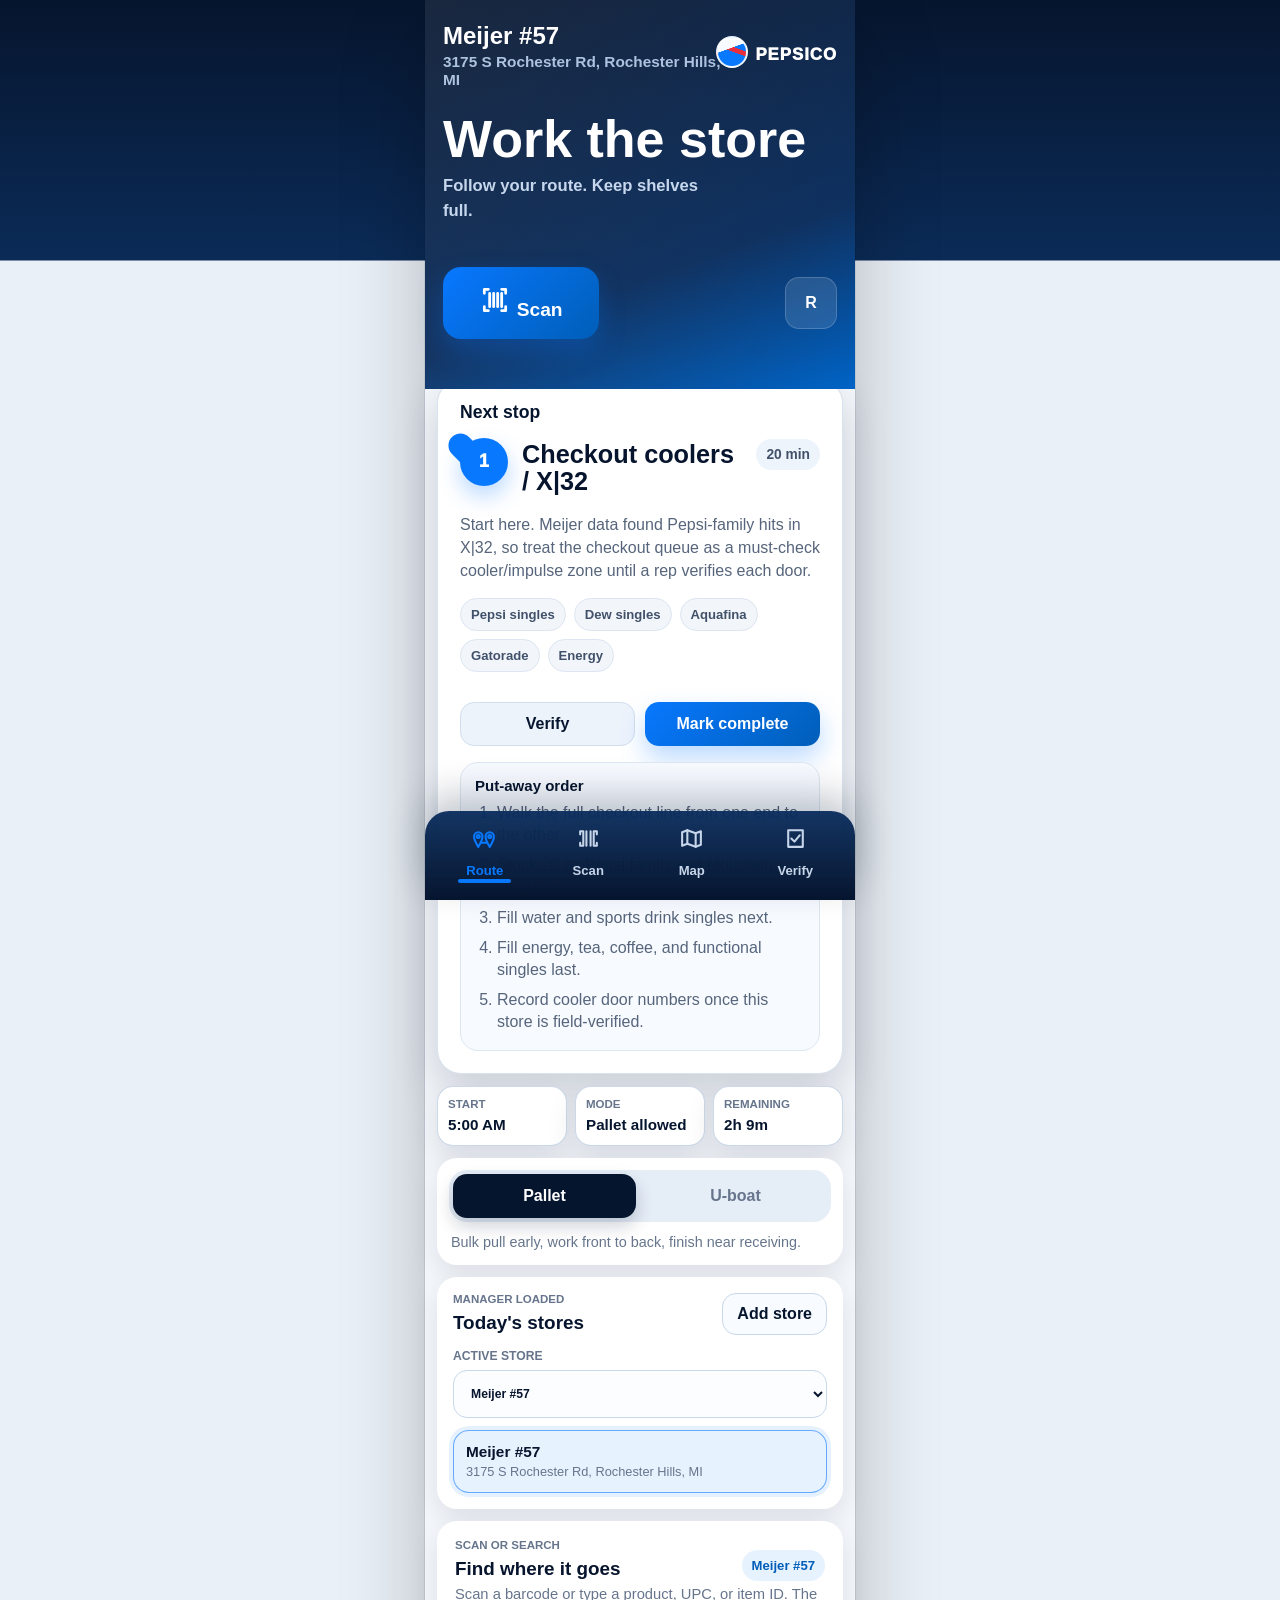
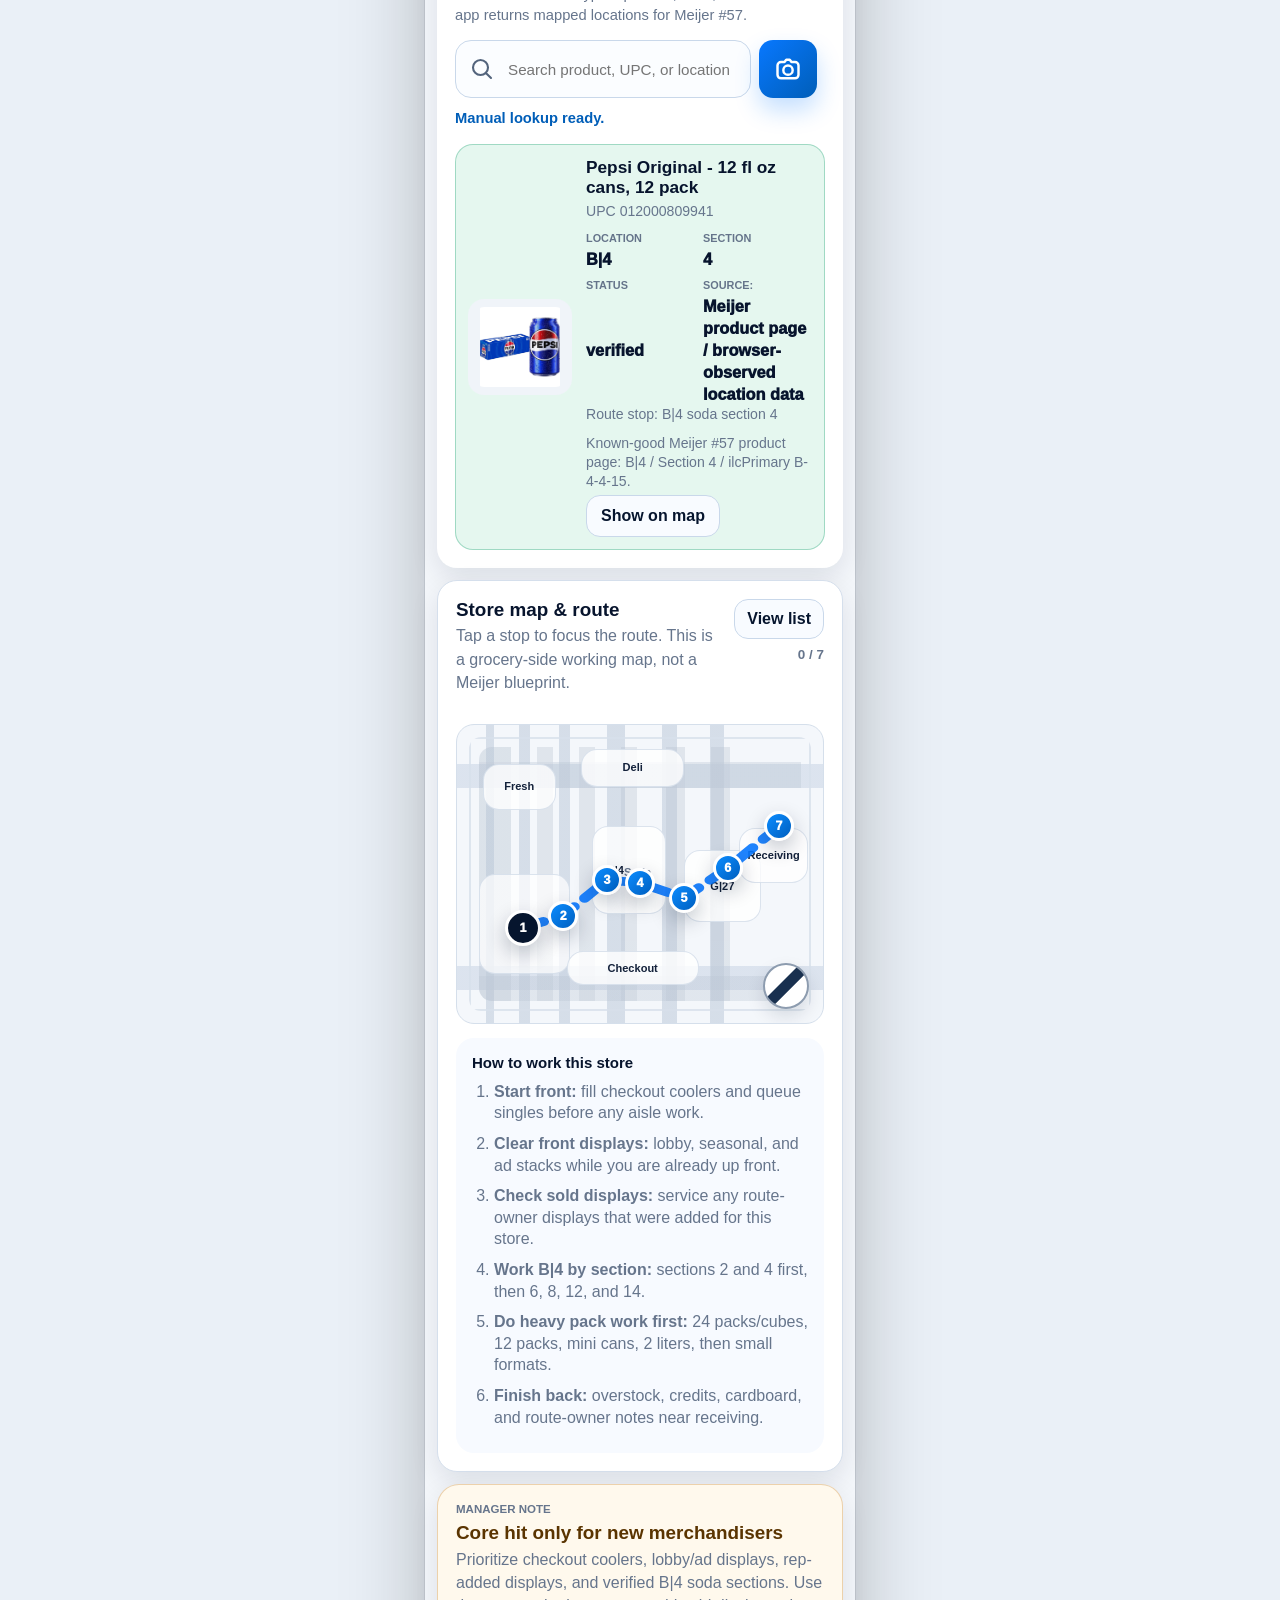
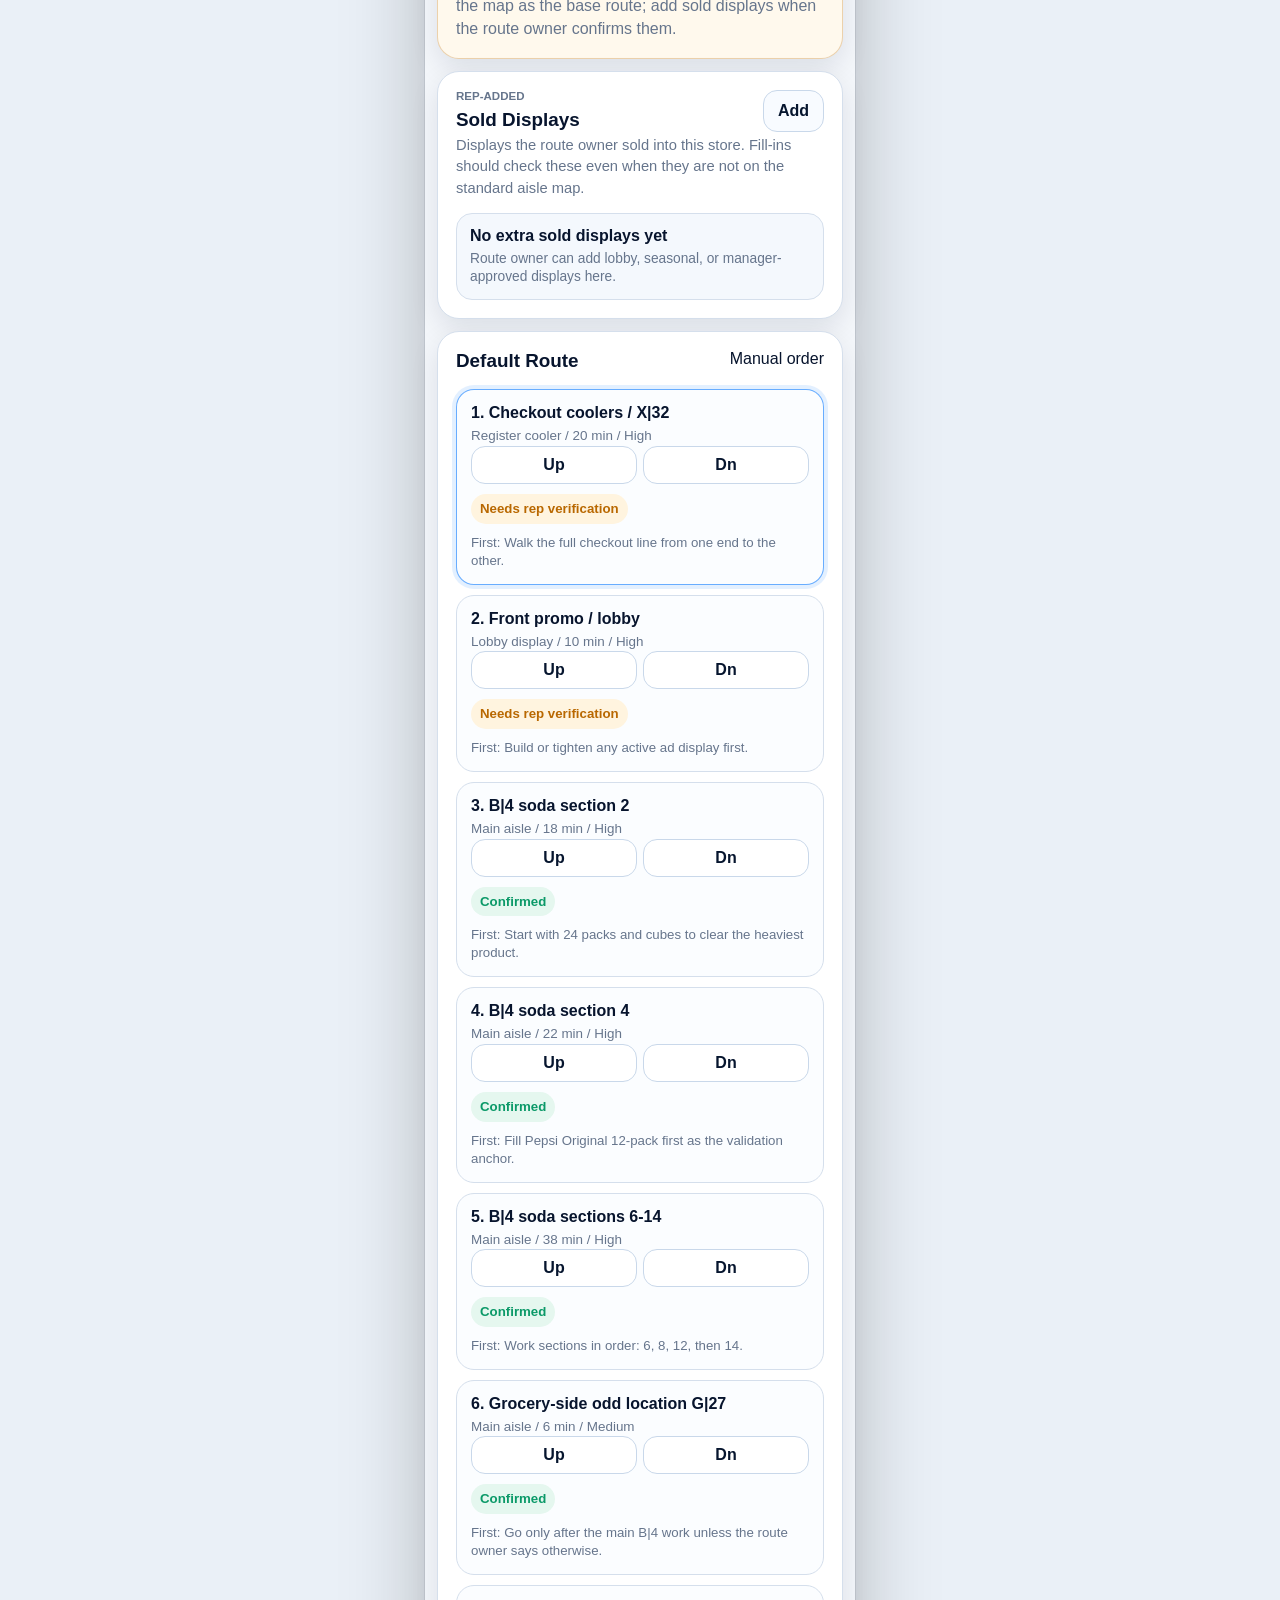
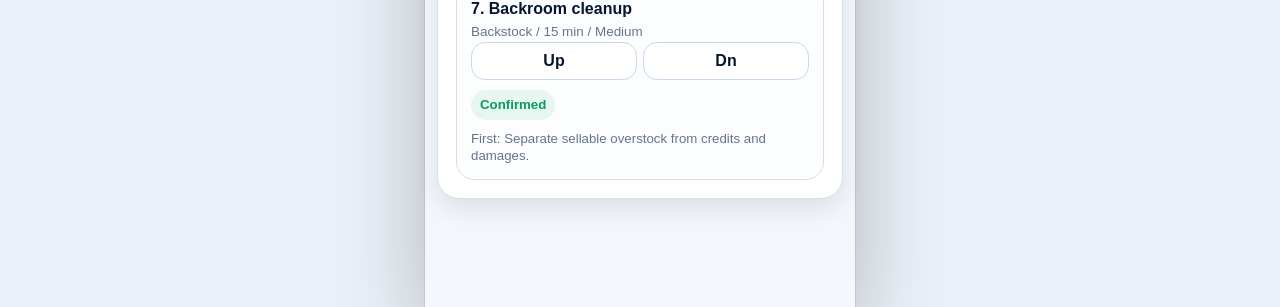
<file: index.html>
<!doctype html>
<html lang="en">
  <head>
    <meta charset="utf-8">
    <meta name="viewport" content="width=device-width, initial-scale=1">
    <title>PepsiCo Route Pilot</title>
    <link rel="stylesheet" href="styles.css?v=route-stores1">
  </head>
  <body>
    <div class="app-shell">
      <header class="topbar">
        <div class="brand-block">
          <strong class="store-brand" id="storeBrandLabel">Meijer #57</strong>
          <span id="storeAddressLabel">3175 S Rochester Rd, Rochester Hills</span>
          <h1>Work the store</h1>
          <p>Follow your route. Keep shelves full.</p>
        </div>
        <div class="pepsi-mark" aria-label="PepsiCo">PEPSICO</div>
        <div class="top-actions">
          <button class="primary-button header-scan-button" id="jumpScanButton" type="button" aria-label="Scan barcode">
            <span class="button-icon" aria-hidden="true">
              <svg viewBox="0 0 24 24"><path d="M4 7V4h3M17 4h3v3M20 17v3h-3M7 20H4v-3M8 7v10M11 7v10M14 7v10M17 7v10"/></svg>
            </span>
            Scan
          </button>
          <button class="icon-button" id="resetButton" aria-label="Reset route" title="Reset route">
            <span aria-hidden="true">R</span>
          </button>
        </div>
      </header>

      <main>
        <section class="status-strip" aria-label="Route status">
          <div>
            <span class="label">Start</span>
            <strong>5:00 AM</strong>
          </div>
          <div>
            <span class="label">Mode</span>
            <strong id="routeMode">Pallet allowed</strong>
          </div>
          <div>
            <span class="label">Remaining</span>
            <strong id="remainingTime">2h 05m</strong>
          </div>
        </section>

        <section class="mode-panel" aria-label="Route mode">
          <div class="segmented" role="group" aria-label="Route mode">
            <button class="segment active" data-mode="pallet">Pallet</button>
            <button class="segment" data-mode="uboat">U-boat</button>
          </div>
          <p id="modeNote">Bulk pull early, work front to back, finish near receiving.</p>
        </section>

        <section class="store-switcher" aria-label="Today's stores">
          <div class="section-head">
            <div>
              <p class="eyebrow">Manager loaded</p>
              <h2>Today's stores</h2>
            </div>
            <button class="secondary-button compact-button" id="addStoreButton" type="button">Add store</button>
          </div>
          <label>
            Active store
            <select id="storeSelect"></select>
          </label>
          <div id="routeStoreList" class="store-list"></div>
        </section>

        <section class="manager-note" aria-label="Manager note">
          <div>
            <p class="eyebrow">Manager note</p>
            <h2>Core hit only for new merchandisers</h2>
          </div>
          <p>Prioritize checkout coolers, lobby/ad displays, rep-added displays, and verified B|4 soda sections. Use the map as the base route; add sold displays when the route owner confirms them.</p>
        </section>

        <section class="sold-displays" aria-label="Sold displays">
          <div class="section-head">
            <div>
              <p class="eyebrow">Rep-added</p>
              <h2>Sold Displays</h2>
            </div>
            <button class="secondary-button compact-button" id="addDisplayButton">Add</button>
          </div>
          <p>Displays the route owner sold into this store. Fill-ins should check these even when they are not on the standard aisle map.</p>
          <div id="soldDisplayList" class="display-list"></div>
        </section>

        <section class="scanner-panel" id="scannerPanel" aria-label="Find product location">
          <div class="section-head">
            <div>
              <p class="eyebrow">Scan or search</p>
              <h2>Find where it goes</h2>
            </div>
            <span id="selectedStoreLabel">Meijer #57</span>
          </div>
          <p id="scannerHelpText">Scan a barcode or type a product, UPC, or item ID. The app returns mapped locations for the selected store.</p>
          <div class="scan-row">
            <span class="search-icon" aria-hidden="true">
              <svg viewBox="0 0 24 24"><path d="m21 21-4.35-4.35M10.5 18a7.5 7.5 0 1 1 0-15 7.5 7.5 0 0 1 0 15Z"/></svg>
            </span>
            <input id="locationLookupInput" inputmode="search" autocomplete="off" placeholder="Search product, UPC, or location">
            <button class="secondary-button compact-button camera-icon-button" id="cameraScanButton" type="button" aria-label="Open camera scanner">
              <svg viewBox="0 0 24 24" aria-hidden="true"><path d="M9 6 10.5 4h3L15 6h3a3 3 0 0 1 3 3v8a3 3 0 0 1-3 3H6a3 3 0 0 1-3-3V9a3 3 0 0 1 3-3h3Z"/><circle cx="12" cy="13" r="4"/></svg>
            </button>
            <button class="secondary-button compact-button" id="stopCameraButton" type="button" hidden>Stop</button>
          </div>
          <video id="cameraVideo" class="camera-video" playsinline muted hidden></video>
          <p class="scanner-status" id="scannerStatus">Manual lookup ready.</p>
          <div class="location-result mapped featured-product" id="locationResult">
            <img src="assets/products/pepsi-12pk.jpg" alt="Pepsi Original 12 pack">
            <div>
              <strong>Pepsi Original 12pk</strong>
              <span class="result-upc">UPC 012000809941</span>
              <div class="result-facts">
                <span><b>Location</b>B|4</span>
                <span><b>Section</b>4</span>
                <span><b>Status</b>Verified</span>
                <span><b>Source</b>Meijer</span>
              </div>
            </div>
          </div>
        </section>

        <section class="map-panel" aria-label="Store route map">
          <div class="map-head">
            <div>
              <h2>Store map & route</h2>
              <p>Tap a stop to focus the route. This is a grocery-side working map, not a Meijer blueprint.</p>
            </div>
            <div class="map-actions">
              <a class="secondary-button shelf-link" href="shelf-map.html">View list</a>
              <span id="completeCount">0 / 6</span>
            </div>
          </div>

          <div class="store-map" id="storeMap">
            <div class="map-grid-lines" aria-hidden="true"></div>
            <div class="zone front">Front</div>
            <div class="zone deli-zone">Deli</div>
            <div class="zone produce-zone">Fresh</div>
            <div class="aisle aisle-b4">B|4<br><span>Soda</span></div>
            <div class="aisle aisle-x32">Checkout</div>
            <div class="aisle aisle-g27">G|27</div>
            <div class="zone receiving">Receiving</div>
            <svg class="route-line" viewBox="0 0 100 100" preserveAspectRatio="none" aria-hidden="true">
              <polyline id="routePath" points=""></polyline>
            </svg>
          </div>
          <div class="map-guide">
            <h3>How to work this store</h3>
            <ol>
              <li><strong>Start front:</strong> fill checkout coolers and queue singles before any aisle work.</li>
              <li><strong>Clear front displays:</strong> lobby, seasonal, and ad stacks while you are already up front.</li>
              <li><strong>Check sold displays:</strong> service any route-owner displays that were added for this store.</li>
              <li><strong>Work B|4 by section:</strong> sections 2 and 4 first, then 6, 8, 12, and 14.</li>
              <li><strong>Do heavy pack work first:</strong> 24 packs/cubes, 12 packs, mini cans, 2 liters, then small formats.</li>
              <li><strong>Finish back:</strong> overstock, credits, cardboard, and route-owner notes near receiving.</li>
            </ol>
          </div>
        </section>

        <section class="current-stop" aria-live="polite">
          <div class="stop-title-row">
            <div>
              <p class="eyebrow" id="stopMeta">Stop 1 of 6</p>
              <h2 id="stopName">Front register coolers</h2>
            </div>
            <span class="time-pill" id="stopTime">20 min</span>
          </div>
          <p id="stopDescription">Highest-profit singles first. Check all register doors before moving deeper into the store.</p>
          <div class="chips" id="productChips"></div>
          <div class="sequence-panel">
            <h3>Put-away order</h3>
            <ol id="sequenceList"></ol>
          </div>
          <div class="action-row">
            <button class="secondary-button" id="verifyButton">Verify</button>
            <button class="primary-button" id="completeButton">Mark complete</button>
          </div>
        </section>

        <section class="route-list" aria-label="Route order">
          <div class="section-head">
            <h2>Default Route</h2>
            <span>Manual order</span>
          </div>
          <ol id="routeList"></ol>
        </section>
      </main>

      <nav class="bottom-nav" aria-label="Primary">
        <button class="nav-item active" data-view="route">
          <svg viewBox="0 0 24 24" aria-hidden="true"><path d="M6 20c2.5-4 4-7 4-10a4 4 0 1 0-8 0c0 3 1.5 6 4 10Z"/><circle cx="6" cy="10" r="1.4"/><path d="M17 20c2.5-4 4-7 4-10a4 4 0 1 0-8 0c0 3 1.5 6 4 10Z"/><circle cx="17" cy="10" r="1.4"/><path d="M9 16h5"/></svg>
          Route
        </button>
        <button class="nav-item" data-view="scan">
          <svg viewBox="0 0 24 24" aria-hidden="true"><path d="M7 5v14M10 5v14M14 5v14M17 5v14M4 8V5h3M17 5h3v3M20 16v3h-3M7 19H4v-3"/></svg>
          Scan
        </button>
        <button class="nav-item" data-view="map">
          <svg viewBox="0 0 24 24" aria-hidden="true"><path d="m3 6 5-2 8 3 5-2v13l-5 2-8-3-5 2V6Z"/><path d="M8 4v13M16 7v13"/></svg>
          Map
        </button>
        <button class="nav-item" data-view="verify">
          <svg viewBox="0 0 24 24" aria-hidden="true"><path d="M5 4h14v16H5Z"/><path d="m8 12 3 3 5-6"/></svg>
          Verify
        </button>
      </nav>
    </div>

    <dialog id="verifyDialog">
      <form method="dialog" class="verify-form">
        <div class="dialog-head">
          <div>
            <p class="eyebrow">Store verification</p>
            <h2 id="verifyTitle">Front register coolers</h2>
          </div>
          <button class="icon-button" value="cancel" aria-label="Close" title="Close">X</button>
        </div>

        <label>
          Location type
          <select id="locationType">
            <option>Register cooler</option>
            <option>Cold vault</option>
            <option>Main aisle</option>
            <option>Endcap</option>
            <option>Lobby display</option>
            <option>Seasonal display</option>
            <option>Backstock</option>
            <option>Other</option>
          </select>
        </label>

        <div class="field-grid">
          <label>
            Aisle
            <input id="aisleInput" placeholder="Front">
          </label>
          <label>
            Section
            <select id="sectionInput">
              <option>Front</option>
              <option>Middle</option>
              <option>Back</option>
              <option>Left</option>
              <option>Right</option>
            </select>
          </label>
        </div>

        <label>
          Priority
          <select id="priorityInput">
            <option>High</option>
            <option>Medium</option>
            <option>Low</option>
          </select>
        </label>

        <label>
          Notes
          <textarea id="notesInput" rows="3" placeholder="Cooler door number, display name, manager instruction"></textarea>
        </label>

        <menu>
          <button class="secondary-button" value="cancel">Cancel</button>
          <button class="primary-button" id="saveVerifyButton" value="default">Save verification</button>
        </menu>
      </form>
    </dialog>

    <dialog id="displayDialog">
      <form method="dialog" class="verify-form">
        <div class="dialog-head">
          <div>
            <p class="eyebrow">Rep-added display</p>
            <h2>Add sold display</h2>
          </div>
          <button class="icon-button" value="cancel" aria-label="Close" title="Close">X</button>
        </div>

        <label>
          Display name
          <input id="displayNameInput" placeholder="Lobby mini-can stack">
        </label>

        <div class="field-grid">
          <label>
            Department
            <input id="displayDepartmentInput" placeholder="Lobby">
          </label>
          <label>
            Placement
            <input id="displayPlacementInput" placeholder="Near front entrance">
          </label>
        </div>

        <label>
          Product group
          <input id="displayProductInput" placeholder="7.5 oz mini cans">
        </label>

        <label>
          Priority
          <select id="displayPriorityInput">
            <option>High</option>
            <option>Medium</option>
            <option>Low</option>
          </select>
        </label>

        <label>
          Notes
          <textarea id="displayNotesInput" rows="3" placeholder="Manager approved, ad week, how to find it"></textarea>
        </label>

        <menu>
          <button class="secondary-button" value="cancel">Cancel</button>
          <button class="primary-button" id="saveDisplayButton" value="default">Save display</button>
        </menu>
      </form>
    </dialog>

    <dialog id="storeDialog">
      <form method="dialog" class="verify-form">
        <div class="dialog-head">
          <div>
            <p class="eyebrow">Manager route</p>
            <h2>Add store</h2>
          </div>
          <button class="icon-button" value="cancel" aria-label="Close" title="Close">X</button>
        </div>

        <label>
          Store name
          <input id="storeNameInput" placeholder="Kroger Grand Blanc">
        </label>

        <label>
          Address
          <input id="storeAddressInput" placeholder="Store address or city">
        </label>

        <div class="field-grid">
          <label>
            Banner
            <input id="storeBannerInput" placeholder="Kroger">
          </label>
          <label>
            Route owner
            <input id="storeRouteOwnerInput" placeholder="Sales rep name">
          </label>
        </div>

        <label>
          Notes
          <textarea id="storeNotesInput" rows="3" placeholder="Core hit only, no truck today, revisit at end of day"></textarea>
        </label>

        <menu>
          <button class="secondary-button" value="cancel">Cancel</button>
          <button class="primary-button" id="saveStoreButton" value="default">Save store</button>
        </menu>
      </form>
    </dialog>

    <script src="product-catalog.js"></script>
    <script src="store-location-data.js"></script>
    <script src="app.js"></script>
  </body>
</html>
</file>
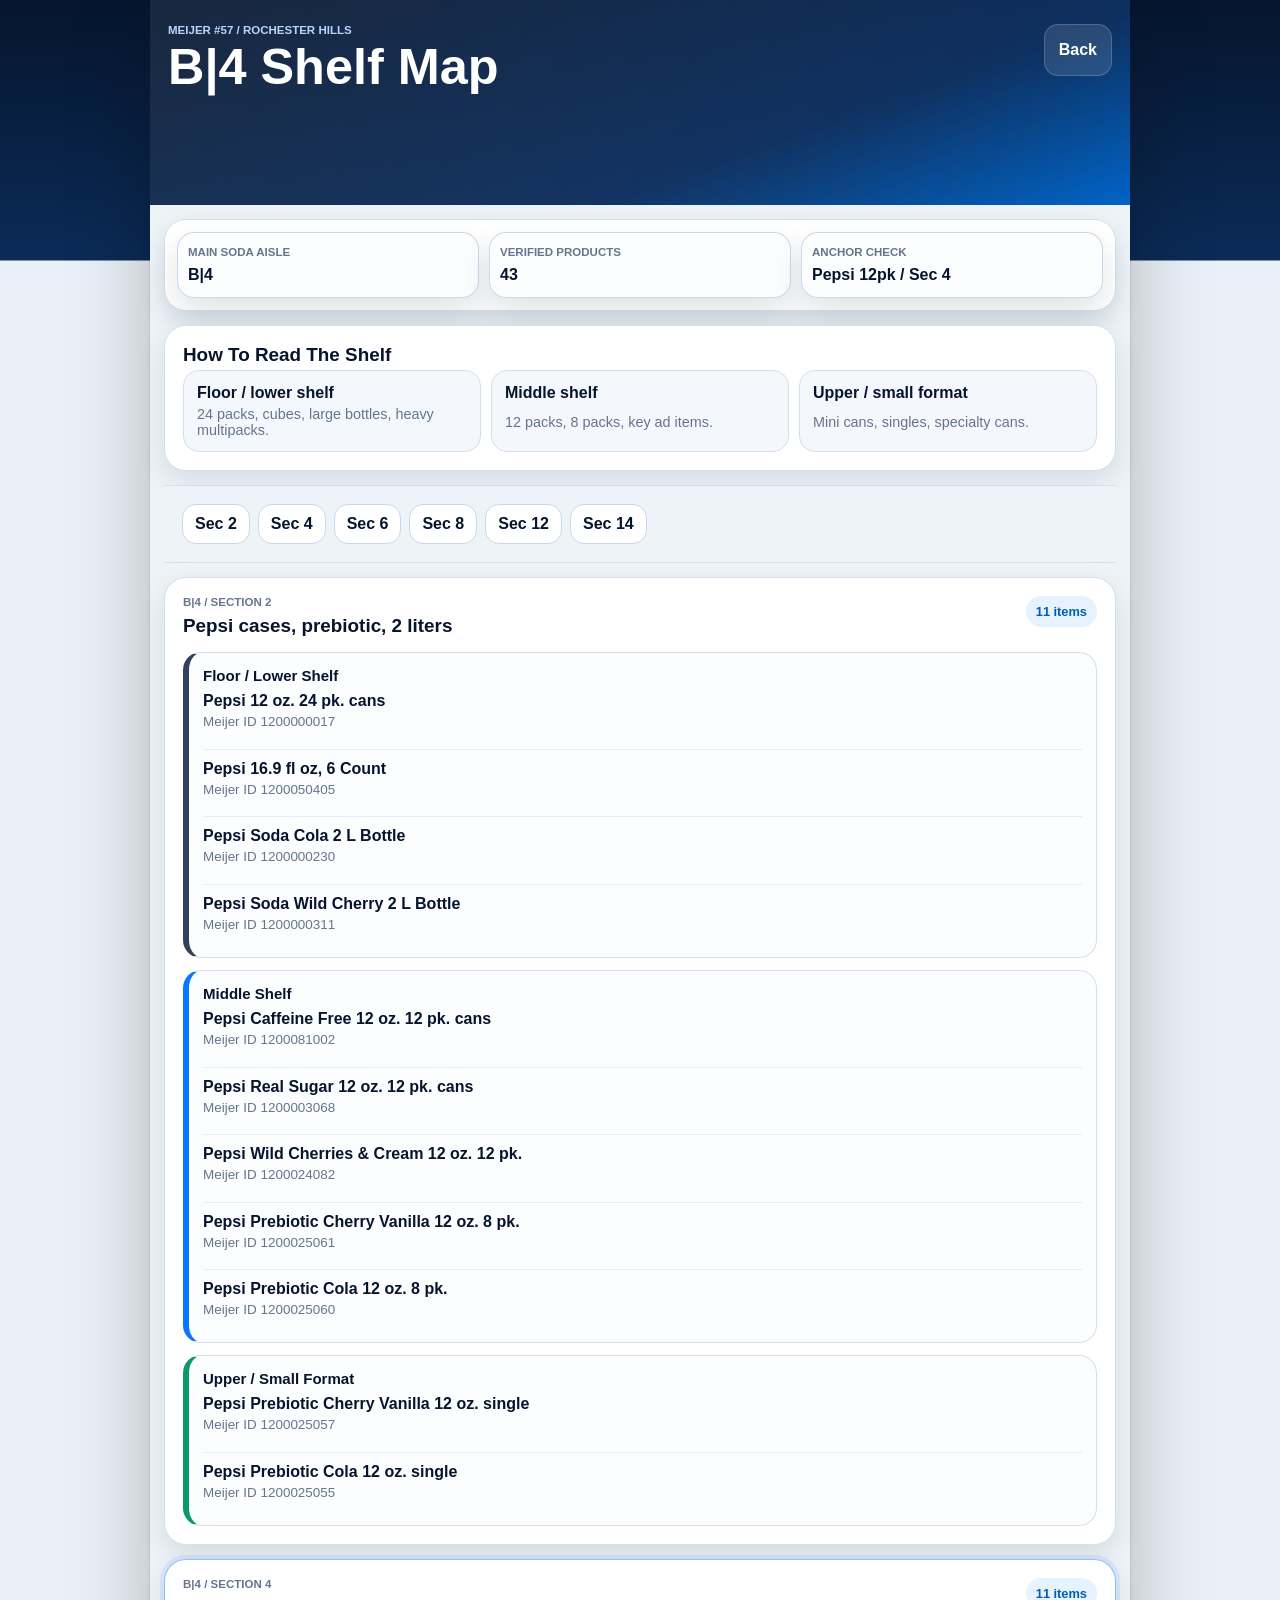
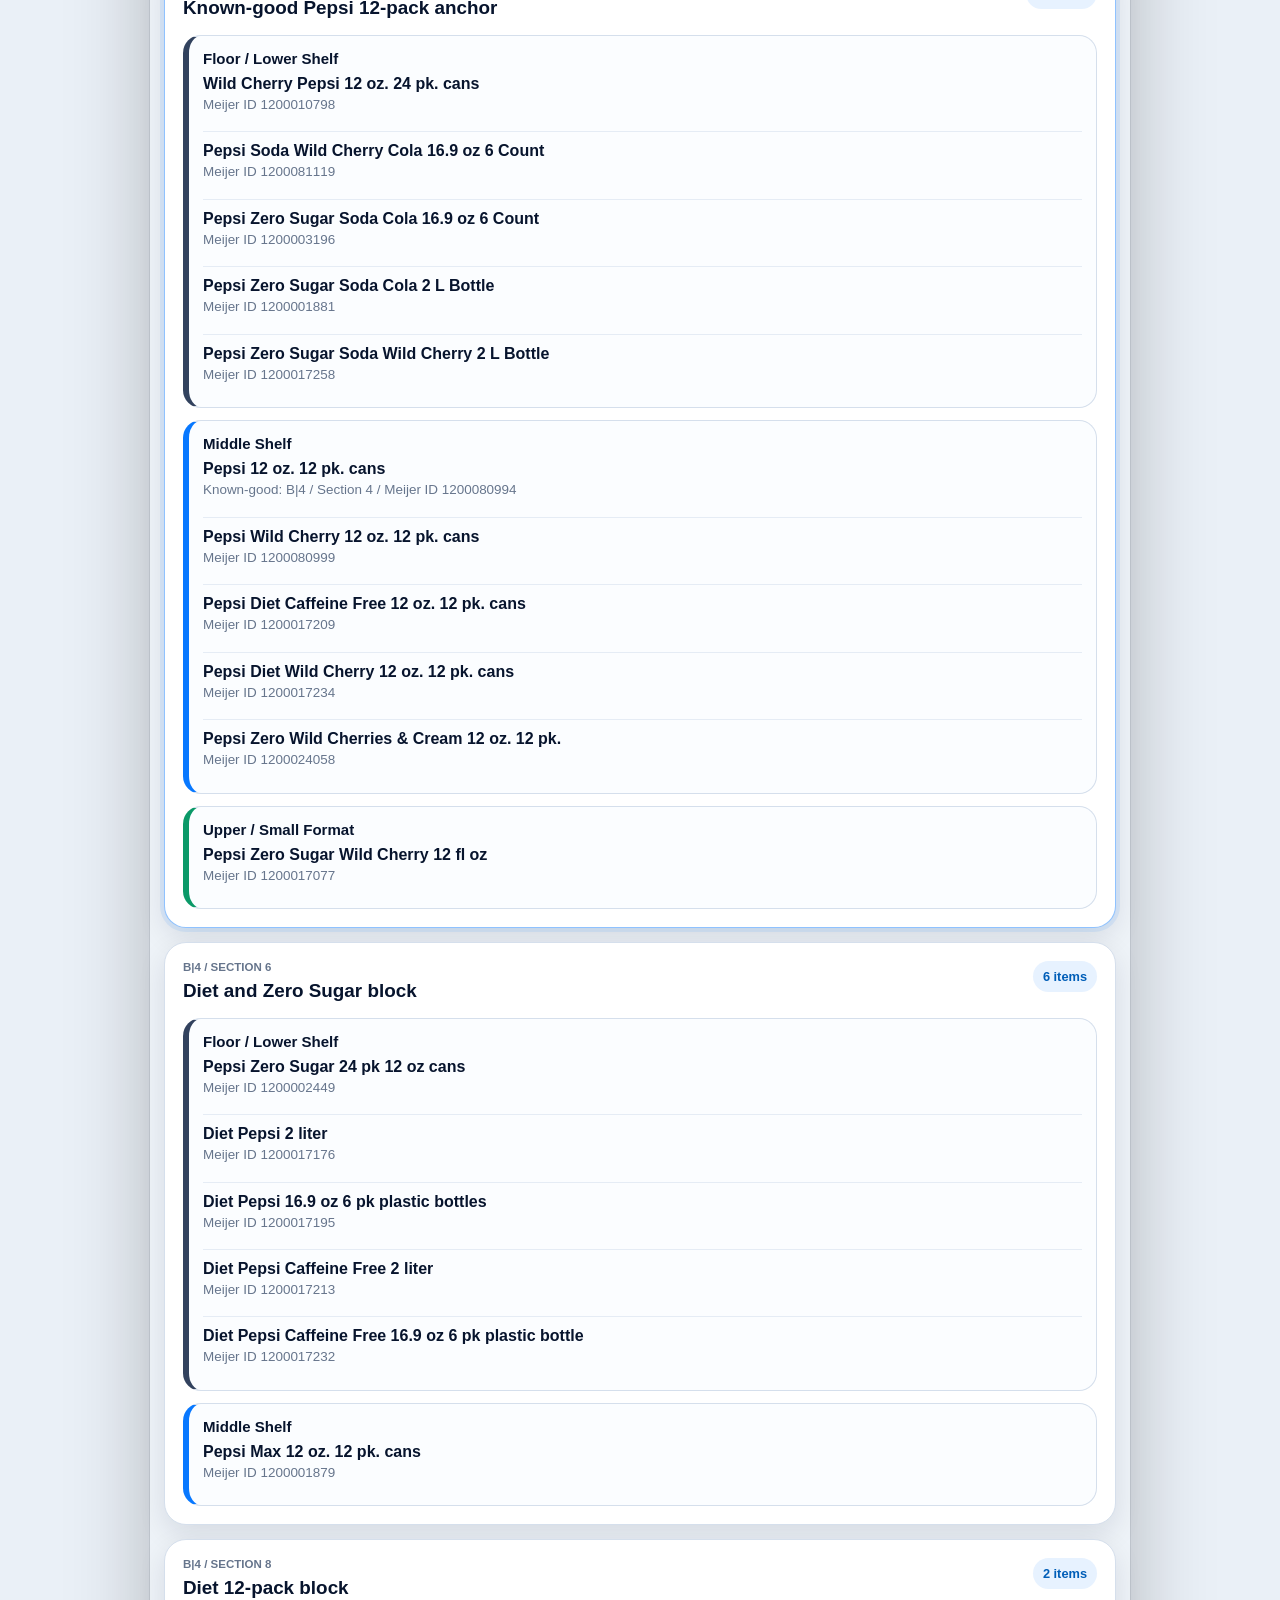
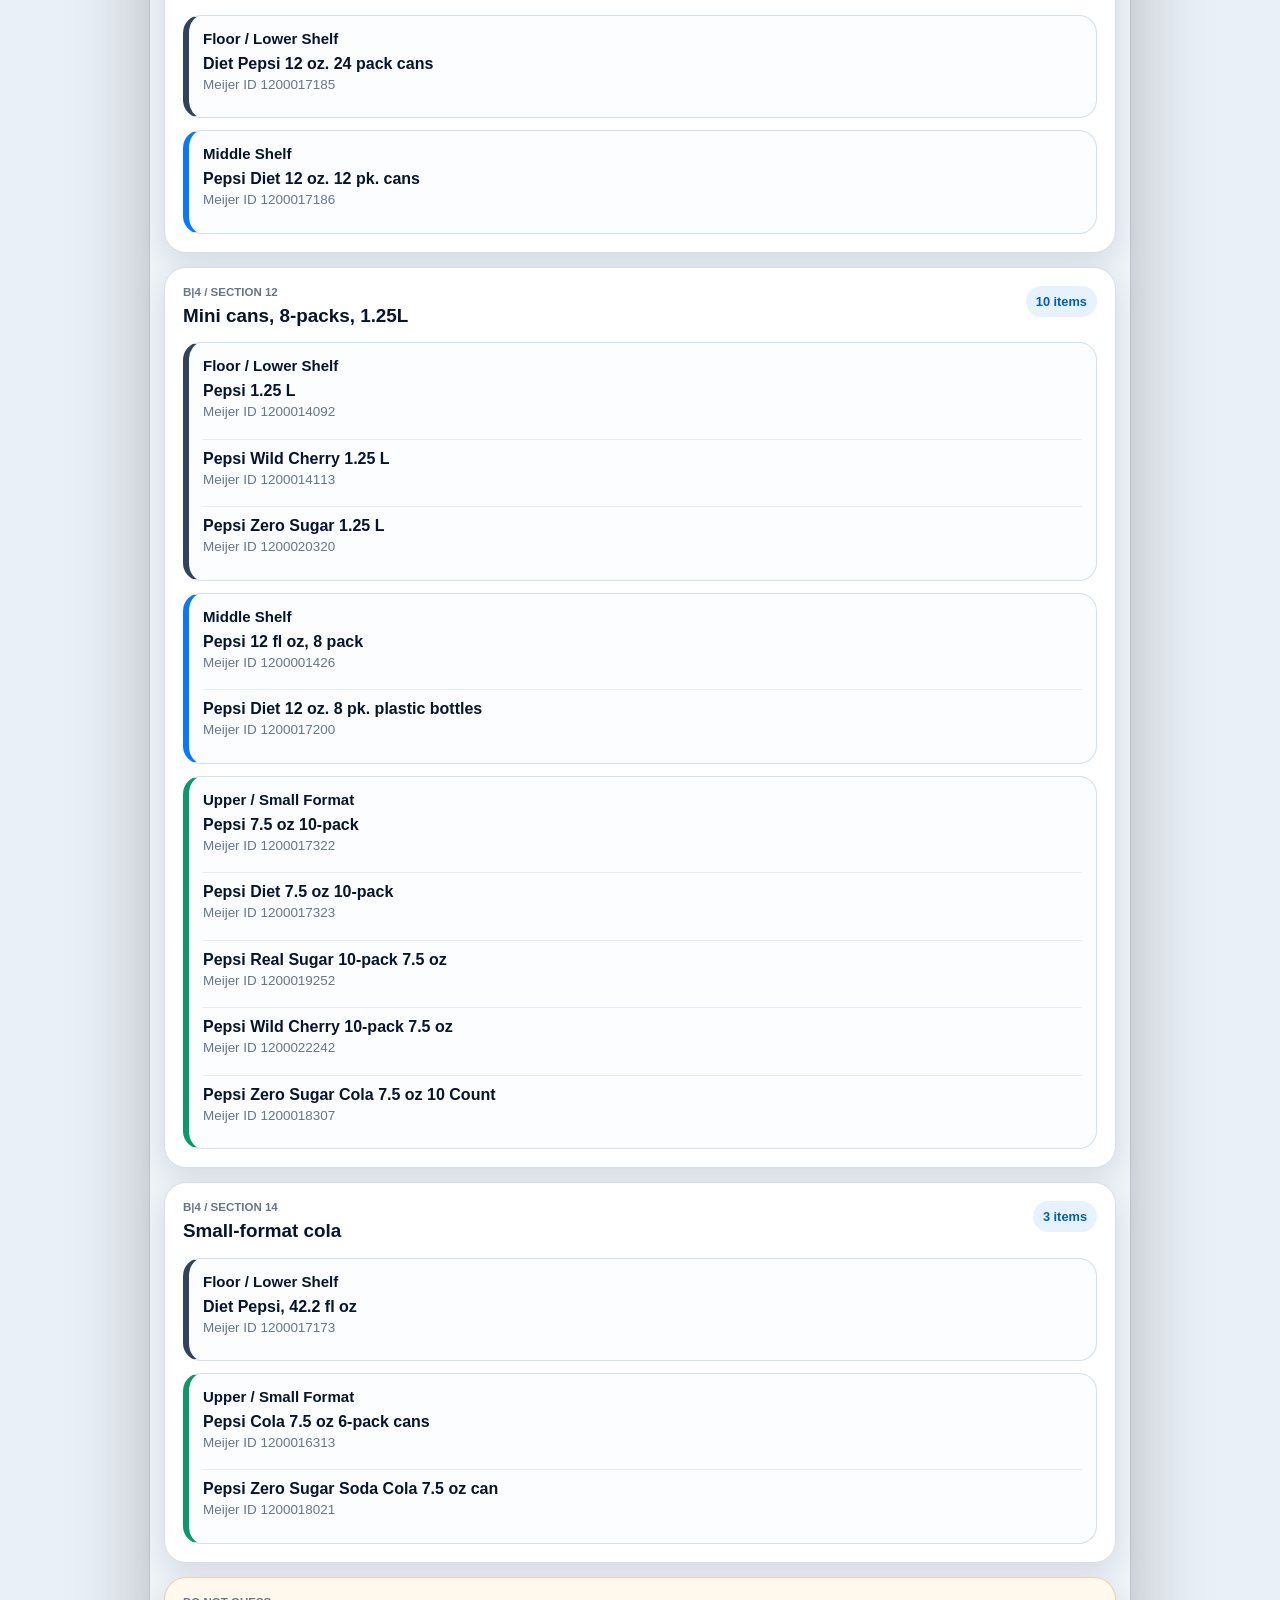
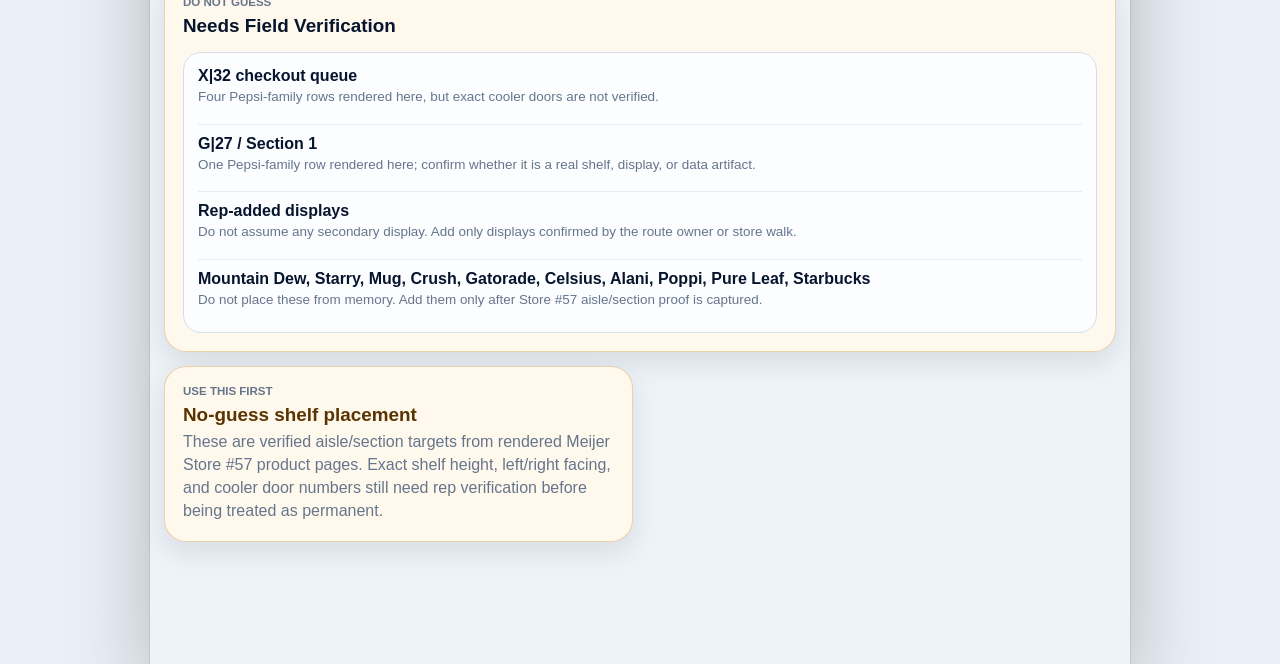
<file: shelf-map.html>
<!doctype html>
<html lang="en">
  <head>
    <meta charset="utf-8">
    <meta name="viewport" content="width=device-width, initial-scale=1">
    <title>Meijer #57 PepsiCo Shelf Map</title>
    <link rel="stylesheet" href="styles.css?v=route-stores1">
  </head>
  <body>
    <div class="app-shell shelf-shell">
      <header class="topbar">
        <div>
          <p class="eyebrow">Meijer #57 / Rochester Hills</p>
          <h1>B|4 Shelf Map</h1>
        </div>
        <a class="icon-button text-link-button" href="index.html" aria-label="Back to route" title="Back to route">Back</a>
      </header>

      <main class="shelf-main">
        <section class="manager-note">
          <div>
            <p class="eyebrow">Use this first</p>
            <h2>No-guess shelf placement</h2>
          </div>
          <p>These are verified aisle/section targets from rendered Meijer Store #57 product pages. Exact shelf height, left/right facing, and cooler door numbers still need rep verification before being treated as permanent.</p>
        </section>

        <section class="shelf-summary" aria-label="Shelf summary">
          <div>
            <span class="label">Main soda aisle</span>
            <strong>B|4</strong>
          </div>
          <div>
            <span class="label">Verified products</span>
            <strong>43</strong>
          </div>
          <div>
            <span class="label">Anchor check</span>
            <strong>Pepsi 12pk / Sec 4</strong>
          </div>
        </section>

        <section class="shelf-legend">
          <h2>How To Read The Shelf</h2>
          <div class="legend-grid">
            <div><strong>Floor / lower shelf</strong><span>24 packs, cubes, large bottles, heavy multipacks.</span></div>
            <div><strong>Middle shelf</strong><span>12 packs, 8 packs, key ad items.</span></div>
            <div><strong>Upper / small format</strong><span>Mini cans, singles, specialty cans.</span></div>
          </div>
        </section>

        <section class="bay-strip" aria-label="B|4 section order">
          <a href="#section-2">Sec 2</a>
          <a href="#section-4">Sec 4</a>
          <a href="#section-6">Sec 6</a>
          <a href="#section-8">Sec 8</a>
          <a href="#section-12">Sec 12</a>
          <a href="#section-14">Sec 14</a>
        </section>

        <section class="shelf-bay" id="section-2">
          <div class="bay-head">
            <div>
              <p class="eyebrow">B|4 / Section 2</p>
              <h2>Pepsi cases, prebiotic, 2 liters</h2>
            </div>
            <span>11 items</span>
          </div>
          <div class="shelf-level lower">
            <h3>Floor / Lower Shelf</h3>
            <ul>
              <li><strong>Pepsi 12 oz. 24 pk. cans</strong><span>Meijer ID 1200000017</span></li>
              <li><strong>Pepsi 16.9 fl oz, 6 Count</strong><span>Meijer ID 1200050405</span></li>
              <li><strong>Pepsi Soda Cola 2 L Bottle</strong><span>Meijer ID 1200000230</span></li>
              <li><strong>Pepsi Soda Wild Cherry 2 L Bottle</strong><span>Meijer ID 1200000311</span></li>
            </ul>
          </div>
          <div class="shelf-level middle">
            <h3>Middle Shelf</h3>
            <ul>
              <li><strong>Pepsi Caffeine Free 12 oz. 12 pk. cans</strong><span>Meijer ID 1200081002</span></li>
              <li><strong>Pepsi Real Sugar 12 oz. 12 pk. cans</strong><span>Meijer ID 1200003068</span></li>
              <li><strong>Pepsi Wild Cherries & Cream 12 oz. 12 pk.</strong><span>Meijer ID 1200024082</span></li>
              <li><strong>Pepsi Prebiotic Cherry Vanilla 12 oz. 8 pk.</strong><span>Meijer ID 1200025061</span></li>
              <li><strong>Pepsi Prebiotic Cola 12 oz. 8 pk.</strong><span>Meijer ID 1200025060</span></li>
            </ul>
          </div>
          <div class="shelf-level upper">
            <h3>Upper / Small Format</h3>
            <ul>
              <li><strong>Pepsi Prebiotic Cherry Vanilla 12 oz. single</strong><span>Meijer ID 1200025057</span></li>
              <li><strong>Pepsi Prebiotic Cola 12 oz. single</strong><span>Meijer ID 1200025055</span></li>
            </ul>
          </div>
        </section>

        <section class="shelf-bay anchor-bay" id="section-4">
          <div class="bay-head">
            <div>
              <p class="eyebrow">B|4 / Section 4</p>
              <h2>Known-good Pepsi 12-pack anchor</h2>
            </div>
            <span>11 items</span>
          </div>
          <div class="shelf-level lower">
            <h3>Floor / Lower Shelf</h3>
            <ul>
              <li><strong>Wild Cherry Pepsi 12 oz. 24 pk. cans</strong><span>Meijer ID 1200010798</span></li>
              <li><strong>Pepsi Soda Wild Cherry Cola 16.9 oz 6 Count</strong><span>Meijer ID 1200081119</span></li>
              <li><strong>Pepsi Zero Sugar Soda Cola 16.9 oz 6 Count</strong><span>Meijer ID 1200003196</span></li>
              <li><strong>Pepsi Zero Sugar Soda Cola 2 L Bottle</strong><span>Meijer ID 1200001881</span></li>
              <li><strong>Pepsi Zero Sugar Soda Wild Cherry 2 L Bottle</strong><span>Meijer ID 1200017258</span></li>
            </ul>
          </div>
          <div class="shelf-level middle">
            <h3>Middle Shelf</h3>
            <ul>
              <li><strong>Pepsi 12 oz. 12 pk. cans</strong><span>Known-good: B|4 / Section 4 / Meijer ID 1200080994</span></li>
              <li><strong>Pepsi Wild Cherry 12 oz. 12 pk. cans</strong><span>Meijer ID 1200080999</span></li>
              <li><strong>Pepsi Diet Caffeine Free 12 oz. 12 pk. cans</strong><span>Meijer ID 1200017209</span></li>
              <li><strong>Pepsi Diet Wild Cherry 12 oz. 12 pk. cans</strong><span>Meijer ID 1200017234</span></li>
              <li><strong>Pepsi Zero Wild Cherries & Cream 12 oz. 12 pk.</strong><span>Meijer ID 1200024058</span></li>
            </ul>
          </div>
          <div class="shelf-level upper">
            <h3>Upper / Small Format</h3>
            <ul>
              <li><strong>Pepsi Zero Sugar Wild Cherry 12 fl oz</strong><span>Meijer ID 1200017077</span></li>
            </ul>
          </div>
        </section>

        <section class="shelf-bay" id="section-6">
          <div class="bay-head">
            <div>
              <p class="eyebrow">B|4 / Section 6</p>
              <h2>Diet and Zero Sugar block</h2>
            </div>
            <span>6 items</span>
          </div>
          <div class="shelf-level lower">
            <h3>Floor / Lower Shelf</h3>
            <ul>
              <li><strong>Pepsi Zero Sugar 24 pk 12 oz cans</strong><span>Meijer ID 1200002449</span></li>
              <li><strong>Diet Pepsi 2 liter</strong><span>Meijer ID 1200017176</span></li>
              <li><strong>Diet Pepsi 16.9 oz 6 pk plastic bottles</strong><span>Meijer ID 1200017195</span></li>
              <li><strong>Diet Pepsi Caffeine Free 2 liter</strong><span>Meijer ID 1200017213</span></li>
              <li><strong>Diet Pepsi Caffeine Free 16.9 oz 6 pk plastic bottle</strong><span>Meijer ID 1200017232</span></li>
            </ul>
          </div>
          <div class="shelf-level middle">
            <h3>Middle Shelf</h3>
            <ul>
              <li><strong>Pepsi Max 12 oz. 12 pk. cans</strong><span>Meijer ID 1200001879</span></li>
            </ul>
          </div>
        </section>

        <section class="shelf-bay" id="section-8">
          <div class="bay-head">
            <div>
              <p class="eyebrow">B|4 / Section 8</p>
              <h2>Diet 12-pack block</h2>
            </div>
            <span>2 items</span>
          </div>
          <div class="shelf-level lower">
            <h3>Floor / Lower Shelf</h3>
            <ul>
              <li><strong>Diet Pepsi 12 oz. 24 pack cans</strong><span>Meijer ID 1200017185</span></li>
            </ul>
          </div>
          <div class="shelf-level middle">
            <h3>Middle Shelf</h3>
            <ul>
              <li><strong>Pepsi Diet 12 oz. 12 pk. cans</strong><span>Meijer ID 1200017186</span></li>
            </ul>
          </div>
        </section>

        <section class="shelf-bay" id="section-12">
          <div class="bay-head">
            <div>
              <p class="eyebrow">B|4 / Section 12</p>
              <h2>Mini cans, 8-packs, 1.25L</h2>
            </div>
            <span>10 items</span>
          </div>
          <div class="shelf-level lower">
            <h3>Floor / Lower Shelf</h3>
            <ul>
              <li><strong>Pepsi 1.25 L</strong><span>Meijer ID 1200014092</span></li>
              <li><strong>Pepsi Wild Cherry 1.25 L</strong><span>Meijer ID 1200014113</span></li>
              <li><strong>Pepsi Zero Sugar 1.25 L</strong><span>Meijer ID 1200020320</span></li>
            </ul>
          </div>
          <div class="shelf-level middle">
            <h3>Middle Shelf</h3>
            <ul>
              <li><strong>Pepsi 12 fl oz, 8 pack</strong><span>Meijer ID 1200001426</span></li>
              <li><strong>Pepsi Diet 12 oz. 8 pk. plastic bottles</strong><span>Meijer ID 1200017200</span></li>
            </ul>
          </div>
          <div class="shelf-level upper">
            <h3>Upper / Small Format</h3>
            <ul>
              <li><strong>Pepsi 7.5 oz 10-pack</strong><span>Meijer ID 1200017322</span></li>
              <li><strong>Pepsi Diet 7.5 oz 10-pack</strong><span>Meijer ID 1200017323</span></li>
              <li><strong>Pepsi Real Sugar 10-pack 7.5 oz</strong><span>Meijer ID 1200019252</span></li>
              <li><strong>Pepsi Wild Cherry 10-pack 7.5 oz</strong><span>Meijer ID 1200022242</span></li>
              <li><strong>Pepsi Zero Sugar Cola 7.5 oz 10 Count</strong><span>Meijer ID 1200018307</span></li>
            </ul>
          </div>
        </section>

        <section class="shelf-bay" id="section-14">
          <div class="bay-head">
            <div>
              <p class="eyebrow">B|4 / Section 14</p>
              <h2>Small-format cola</h2>
            </div>
            <span>3 items</span>
          </div>
          <div class="shelf-level lower">
            <h3>Floor / Lower Shelf</h3>
            <ul>
              <li><strong>Diet Pepsi, 42.2 fl oz</strong><span>Meijer ID 1200017173</span></li>
            </ul>
          </div>
          <div class="shelf-level upper">
            <h3>Upper / Small Format</h3>
            <ul>
              <li><strong>Pepsi Cola 7.5 oz 6-pack cans</strong><span>Meijer ID 1200016313</span></li>
              <li><strong>Pepsi Zero Sugar Soda Cola 7.5 oz can</strong><span>Meijer ID 1200018021</span></li>
            </ul>
          </div>
        </section>

        <section class="shelf-bay caution-bay">
          <div class="bay-head">
            <div>
              <p class="eyebrow">Do not guess</p>
              <h2>Needs Field Verification</h2>
            </div>
          </div>
          <div class="shelf-level">
            <ul>
              <li><strong>X|32 checkout queue</strong><span>Four Pepsi-family rows rendered here, but exact cooler doors are not verified.</span></li>
              <li><strong>G|27 / Section 1</strong><span>One Pepsi-family row rendered here; confirm whether it is a real shelf, display, or data artifact.</span></li>
              <li><strong>Rep-added displays</strong><span>Do not assume any secondary display. Add only displays confirmed by the route owner or store walk.</span></li>
              <li><strong>Mountain Dew, Starry, Mug, Crush, Gatorade, Celsius, Alani, Poppi, Pure Leaf, Starbucks</strong><span>Do not place these from memory. Add them only after Store #57 aisle/section proof is captured.</span></li>
            </ul>
          </div>
        </section>
      </main>
    </div>
  </body>
</html>
</file>
<file: styles.css>
:root {
  --navy: #06152e;
  --navy-2: #0b2b57;
  --blue: #0878ff;
  --blue-2: #005eb8;
  --sky: #e7f2ff;
  --paper: #ffffff;
  --paper-2: #f4f8fd;
  --ink: #07142d;
  --muted: #66758c;
  --line: #d5dfec;
  --line-dark: rgba(255, 255, 255, 0.18);
  --green: #0b9968;
  --green-soft: #e5f7ef;
  --amber: #b96800;
  --amber-soft: #fff4df;
  --red: #b82b39;
  --shadow: 0 18px 44px rgba(6, 21, 46, 0.16);
  --soft-shadow: 0 10px 28px rgba(6, 21, 46, 0.1);
  --radius: 22px;
}

* {
  box-sizing: border-box;
}

html {
  scroll-behavior: smooth;
}

body {
  margin: 0;
  min-height: 100vh;
  color: var(--ink);
  background:
    linear-gradient(180deg, var(--navy) 0, var(--navy-2) 260px, #eaf0f7 261px),
    #eaf0f7;
  font-family: Inter, "Segoe UI", Arial, sans-serif;
  letter-spacing: 0;
}

button,
input,
select,
textarea {
  font: inherit;
}

button,
a {
  -webkit-tap-highlight-color: transparent;
}

button {
  cursor: pointer;
}

[hidden] {
  display: none !important;
}

.app-shell {
  width: min(100%, 480px);
  min-height: 100vh;
  margin: 0 auto;
  padding-bottom: 96px;
  background: #eef3f8;
  box-shadow: 0 0 0 1px rgba(6, 21, 46, 0.08), 0 30px 80px rgba(0, 0, 0, 0.24);
}

.topbar {
  position: sticky;
  top: 0;
  z-index: 20;
  display: flex;
  align-items: flex-start;
  justify-content: space-between;
  gap: 16px;
  padding: 26px 20px 28px;
  color: #fff;
  background:
    linear-gradient(135deg, rgba(255, 255, 255, 0.08), rgba(255, 255, 255, 0)),
    linear-gradient(160deg, #06152e 0%, #0a2d5d 66%, #0064c7 100%);
}

.topbar h1 {
  margin: 2px 0 0;
  font-size: clamp(2rem, 9vw, 3.15rem);
  line-height: 0.95;
  letter-spacing: 0;
}

.eyebrow,
.label {
  display: block;
  margin: 0 0 5px;
  color: var(--muted);
  font-size: 0.72rem;
  font-weight: 900;
  line-height: 1.2;
  text-transform: uppercase;
}

.topbar .eyebrow {
  color: #b8d5ff;
}

.top-actions {
  display: flex;
  gap: 10px;
  align-items: center;
  flex-shrink: 0;
}

main {
  display: grid;
  gap: 14px;
  padding: 14px;
}

section {
  border: 1px solid var(--line);
  border-radius: var(--radius);
  background: var(--paper);
  box-shadow: var(--soft-shadow);
}

h2,
h3,
p {
  margin-top: 0;
}

h2 {
  margin-bottom: 4px;
  font-size: 1.18rem;
  line-height: 1.15;
}

h3 {
  margin-bottom: 8px;
  font-size: 0.94rem;
}

p {
  color: var(--muted);
  line-height: 1.45;
}

.primary-button,
.secondary-button,
.icon-button,
.segment,
.nav-item,
.route-card button,
.bay-strip a {
  min-height: 44px;
  border-radius: 14px;
  border: 1px solid transparent;
  font-weight: 900;
  text-decoration: none;
}

.primary-button {
  color: #fff;
  border: 0;
  background: linear-gradient(135deg, var(--blue), var(--blue-2));
  box-shadow: 0 12px 26px rgba(8, 120, 255, 0.28);
}

.secondary-button {
  display: inline-flex;
  align-items: center;
  justify-content: center;
  color: var(--navy);
  border-color: #c9d8ea;
  background: #f8fbff;
}

.compact-button {
  min-height: 42px;
  padding: 0 14px;
}

.icon-button {
  display: inline-flex;
  align-items: center;
  justify-content: center;
  width: 52px;
  height: 52px;
  color: #fff;
  border-color: var(--line-dark);
  background: rgba(255, 255, 255, 0.12);
  backdrop-filter: blur(12px);
}

.text-link-button {
  width: auto;
  padding: 0 14px;
}

.header-scan-button {
  height: 52px;
  min-width: 82px;
  padding: 0 18px;
}

.status-strip {
  order: 1;
  display: grid;
  grid-template-columns: repeat(3, 1fr);
  gap: 8px;
  margin-top: -22px;
  border: 0;
  background: transparent;
  box-shadow: none;
}

.status-strip > div,
.shelf-summary > div {
  min-width: 0;
  padding: 13px 10px;
  border: 1px solid rgba(199, 213, 230, 0.9);
  border-radius: 17px;
  background: #fff;
  box-shadow: 0 14px 30px rgba(6, 21, 46, 0.12);
}

.status-strip .label {
  color: var(--muted);
}

.status-strip strong {
  display: block;
  color: var(--navy);
  font-size: 0.95rem;
  line-height: 1.15;
}

.mode-panel {
  order: 2;
  padding: 12px;
}

.segmented {
  display: grid;
  grid-template-columns: 1fr 1fr;
  gap: 8px;
  padding: 4px;
  border-radius: 18px;
  background: #e5edf7;
}

.segment {
  color: var(--muted);
  background: transparent;
}

.segment.active {
  color: #fff;
  background: var(--navy);
  box-shadow: 0 8px 18px rgba(6, 21, 46, 0.2);
}

.mode-panel p {
  margin: 10px 2px 0;
  font-size: 0.9rem;
}

.current-stop {
  order: 3;
  padding: 20px;
  border: 0;
  color: #fff;
  background:
    linear-gradient(135deg, rgba(255, 255, 255, 0.09), rgba(255, 255, 255, 0)),
    linear-gradient(155deg, #081937, #0b3670 70%, #0066cb);
  box-shadow: var(--shadow);
}

.current-stop .eyebrow,
.current-stop p,
.current-stop h3 {
  color: #c9ddfb;
}

.current-stop h2 {
  margin: 2px 0 0;
  color: #fff;
  font-size: 1.7rem;
  line-height: 1.02;
}

.stop-title-row,
.section-head,
.map-head,
.bay-head,
.dialog-head {
  display: flex;
  align-items: flex-start;
  justify-content: space-between;
  gap: 14px;
}

.time-pill {
  flex-shrink: 0;
  padding: 8px 10px;
  border-radius: 999px;
  color: #fff;
  background: rgba(255, 255, 255, 0.14);
  font-size: 0.86rem;
  font-weight: 900;
}

.chips {
  display: flex;
  flex-wrap: wrap;
  gap: 8px;
  margin: 16px 0;
}

.chip {
  padding: 8px 10px;
  border: 1px solid rgba(255, 255, 255, 0.18);
  border-radius: 999px;
  color: #fff;
  background: rgba(255, 255, 255, 0.12);
  font-size: 0.82rem;
  font-weight: 850;
}

.sequence-panel {
  padding: 14px 14px 8px;
  border: 1px solid rgba(255, 255, 255, 0.16);
  border-radius: 18px;
  background: rgba(255, 255, 255, 0.1);
}

.sequence-panel ol,
.map-guide ol {
  margin: 0;
  padding-left: 22px;
}

.sequence-panel li,
.map-guide li {
  margin-bottom: 9px;
  line-height: 1.35;
}

.action-row {
  display: grid;
  grid-template-columns: 0.9fr 1.25fr;
  gap: 10px;
  margin-top: 14px;
}

.current-stop .secondary-button {
  color: #fff;
  border-color: rgba(255, 255, 255, 0.24);
  background: rgba(255, 255, 255, 0.12);
}

.scanner-panel {
  order: 4;
  padding: 18px;
  border: 0;
}

.scanner-panel > p,
.sold-displays > p {
  margin-bottom: 14px;
  font-size: 0.92rem;
}

#selectedStoreLabel {
  padding: 8px 10px;
  border-radius: 999px;
  color: var(--blue-2);
  background: var(--sky);
  font-size: 0.82rem;
  font-weight: 900;
}

.scan-row {
  display: grid;
  grid-template-columns: 1fr auto auto;
  gap: 8px;
}

input,
select,
textarea {
  width: 100%;
  min-height: 48px;
  border: 1px solid #c9d8ea;
  border-radius: 14px;
  color: var(--ink);
  background: #fbfdff;
  padding: 12px 13px;
  outline: none;
}

input:focus,
select:focus,
textarea:focus {
  border-color: var(--blue);
  box-shadow: 0 0 0 4px rgba(8, 120, 255, 0.14);
}

.camera-video {
  width: 100%;
  margin-top: 12px;
  border-radius: 18px;
  background: #000;
}

.scanner-status {
  margin: 10px 0;
  color: var(--blue-2);
  font-size: 0.85rem;
  font-weight: 800;
}

.location-result {
  display: grid;
  gap: 7px;
  min-height: 92px;
  padding: 15px;
  border: 1px solid var(--line);
  border-radius: 18px;
  background: var(--paper-2);
}

.location-result strong {
  font-size: 1rem;
  line-height: 1.2;
}

.location-result span {
  color: var(--muted);
  font-size: 0.88rem;
  line-height: 1.35;
}

.location-result.mapped {
  border-color: rgba(11, 153, 104, 0.32);
  background: var(--green-soft);
}

.location-result.unmapped {
  border-color: rgba(185, 104, 0, 0.34);
  background: var(--amber-soft);
}

.result-location {
  width: fit-content;
  padding: 7px 10px;
  border-radius: 999px;
  color: #fff !important;
  background: var(--green);
  font-weight: 900;
}

.result-map-link {
  width: fit-content;
  margin-top: 4px;
}

.map-panel {
  order: 5;
  padding: 18px;
  overflow: hidden;
}

.map-actions {
  display: grid;
  justify-items: end;
  gap: 8px;
  flex-shrink: 0;
}

.map-actions span {
  color: var(--muted);
  font-size: 0.84rem;
  font-weight: 900;
}

.shelf-link {
  min-height: 40px;
  padding: 0 12px;
}

.store-map {
  position: relative;
  height: 430px;
  margin-top: 14px;
  overflow: hidden;
  border: 1px solid #c7d5e6;
  border-radius: 24px;
  background:
    linear-gradient(90deg, rgba(11, 43, 87, 0.05) 1px, transparent 1px),
    linear-gradient(0deg, rgba(11, 43, 87, 0.05) 1px, transparent 1px),
    #f8fbff;
  background-size: 34px 34px;
}

.zone,
.aisle {
  position: absolute;
  display: flex;
  align-items: center;
  justify-content: center;
  padding: 8px;
  border: 1px solid #c7d5e6;
  border-radius: 16px;
  color: var(--navy);
  background: rgba(255, 255, 255, 0.86);
  box-shadow: 0 8px 18px rgba(6, 21, 46, 0.08);
  font-size: 0.78rem;
  font-weight: 900;
  line-height: 1.15;
  text-align: center;
}

.aisle span {
  display: block;
  margin-top: 4px;
  color: var(--muted);
  font-size: 0.7rem;
  font-weight: 800;
}

.front {
  left: 6%;
  top: 4%;
  width: 88%;
  height: 40px;
  color: #fff;
  border-color: #0c376e;
  background: #0b2b57;
}

.deli-zone {
  left: 5%;
  top: 29%;
  width: 28%;
  height: 76px;
  border-color: rgba(185, 104, 0, 0.35);
  background: #fff3d8;
}

.produce-zone {
  left: 5%;
  top: 50%;
  width: 24%;
  height: 78px;
  background: #eaf7ef;
}

.aisle-b4 {
  left: 35%;
  top: 34%;
  width: 34%;
  height: 206px;
  border-color: rgba(8, 120, 255, 0.4);
  background: #e7f2ff;
}

.aisle-x32 {
  left: 39%;
  top: 12%;
  width: 35%;
  height: 60px;
  border-color: rgba(8, 120, 255, 0.4);
  background: #dfefff;
}

.aisle-g27 {
  left: 73%;
  top: 35%;
  width: 20%;
  height: 92px;
  background: #f4f8fd;
}

.receiving {
  left: 7%;
  bottom: 5%;
  width: 86%;
  height: 48px;
  color: #fff;
  border-color: #0c376e;
  background: #0b2b57;
}

.route-line {
  position: absolute;
  inset: 0;
  width: 100%;
  height: 100%;
  z-index: 3;
  pointer-events: none;
}

.route-line polyline {
  fill: none;
  stroke: rgba(8, 120, 255, 0.72);
  stroke-width: 1.8;
  stroke-linecap: round;
  stroke-linejoin: round;
  stroke-dasharray: 4 3;
}

.map-stop {
  position: absolute;
  left: var(--x);
  top: var(--y);
  width: 34px;
  height: 34px;
  min-height: 34px;
  transform: translate(-50%, -50%);
  border: 3px solid #fff;
  border-radius: 50%;
  color: #fff;
  background: var(--blue);
  box-shadow: 0 8px 20px rgba(6, 21, 46, 0.24);
  font-size: 0.9rem;
  font-weight: 950;
}

.map-stop.active {
  width: 42px;
  height: 42px;
  background: var(--navy);
}

.map-stop.done {
  background: var(--green);
}

.map-guide {
  margin-top: 14px;
  padding: 16px;
  border-radius: 18px;
  background: #f7faff;
}

.map-guide h3 {
  margin-bottom: 10px;
}

.map-guide li {
  color: var(--muted);
}

.manager-note {
  order: 6;
  padding: 18px;
  border-color: rgba(185, 104, 0, 0.28);
  background: #fff9ed;
}

.manager-note h2 {
  color: #5a3400;
}

.manager-note p:last-child {
  margin-bottom: 0;
}

.sold-displays {
  order: 7;
  padding: 18px;
}

.display-list {
  display: grid;
  gap: 10px;
}

.display-item {
  display: grid;
  gap: 5px;
  padding: 13px;
  border: 1px solid var(--line);
  border-radius: 16px;
  background: var(--paper-2);
}

.display-item span {
  color: var(--muted);
  font-size: 0.86rem;
  line-height: 1.3;
}

.route-list {
  order: 8;
  padding: 18px;
}

.route-list ol {
  display: grid;
  gap: 10px;
  margin: 14px 0 0;
  padding: 0;
  list-style: none;
}

.route-card {
  padding: 14px;
  border: 1px solid var(--line);
  border-radius: 18px;
  background: #fbfdff;
}

.route-card.active {
  border-color: rgba(8, 120, 255, 0.6);
  box-shadow: 0 0 0 4px rgba(8, 120, 255, 0.11);
}

.route-card.done {
  opacity: 0.72;
}

.route-card h3 {
  margin: 0 0 4px;
  font-size: 1rem;
}

.route-card p {
  margin-bottom: 0;
  font-size: 0.84rem;
}

.order-tools {
  display: grid;
  grid-template-columns: 1fr 1fr;
  gap: 6px;
}

.order-tools button {
  min-height: 38px;
  padding: 0 10px;
  color: var(--navy);
  border: 1px solid #c9d8ea;
  background: #fff;
}

.verification-status,
.micro-sequence {
  display: block;
  margin-top: 10px;
  color: var(--muted);
  font-size: 0.83rem;
  line-height: 1.35;
}

.verification-status {
  width: fit-content;
  padding: 6px 9px;
  border-radius: 999px;
  color: var(--amber);
  background: var(--amber-soft);
  font-weight: 900;
}

.verification-status.confirmed {
  color: var(--green);
  background: var(--green-soft);
}

.bottom-nav {
  position: fixed;
  left: 50%;
  bottom: 0;
  z-index: 30;
  display: grid;
  grid-template-columns: repeat(4, 1fr);
  width: min(100%, 480px);
  transform: translateX(-50%);
  padding: 10px 10px 14px;
  border-radius: 24px 24px 0 0;
  background: var(--navy);
  box-shadow: 0 -16px 36px rgba(6, 21, 46, 0.24);
}

.nav-item {
  position: relative;
  min-height: 54px;
  color: #c3d7f2;
  background: transparent;
}

.nav-item.active {
  color: #fff;
}

.nav-item.active::after {
  content: "";
  position: absolute;
  left: 24%;
  right: 24%;
  bottom: 3px;
  height: 4px;
  border-radius: 999px;
  background: var(--blue);
}

dialog {
  width: min(92vw, 440px);
  border: 0;
  border-radius: 24px;
  padding: 0;
  color: var(--ink);
  background: var(--paper);
  box-shadow: 0 24px 80px rgba(0, 0, 0, 0.32);
}

dialog::backdrop {
  background: rgba(6, 21, 46, 0.58);
}

.verify-form {
  display: grid;
  gap: 14px;
  padding: 18px;
}

.verify-form .icon-button {
  color: var(--navy);
  border-color: var(--line);
  background: var(--paper-2);
}

.verify-form label {
  display: grid;
  gap: 7px;
  color: var(--muted);
  font-size: 0.82rem;
  font-weight: 900;
  text-transform: uppercase;
}

.field-grid {
  display: grid;
  grid-template-columns: 1fr 1fr;
  gap: 10px;
}

menu {
  display: grid;
  grid-template-columns: 1fr 1.35fr;
  gap: 10px;
  margin: 0;
  padding: 0;
}

/* Shelf map page */
.shelf-shell {
  width: min(100%, 980px);
}

.shelf-main {
  padding-bottom: 26px;
}

.shelf-summary {
  display: grid;
  grid-template-columns: repeat(3, 1fr);
  gap: 10px;
  padding: 12px;
}

.shelf-summary > div {
  background: #fbfdff;
}

.shelf-summary strong {
  display: block;
  font-size: 1rem;
  line-height: 1.2;
}

.shelf-legend,
.bay-strip,
.shelf-bay {
  padding: 18px;
}

.legend-grid {
  display: grid;
  gap: 10px;
}

.legend-grid div {
  display: grid;
  gap: 4px;
  padding: 13px;
  border: 1px solid var(--line);
  border-radius: 16px;
  background: var(--paper-2);
}

.legend-grid span {
  color: var(--muted);
  font-size: 0.9rem;
}

.bay-strip {
  position: sticky;
  top: 111px;
  z-index: 10;
  display: flex;
  gap: 8px;
  overflow-x: auto;
  border-radius: 0;
  border-left: 0;
  border-right: 0;
  background: rgba(238, 243, 248, 0.95);
  box-shadow: none;
}

.bay-strip a {
  display: inline-flex;
  align-items: center;
  justify-content: center;
  min-width: max-content;
  min-height: 40px;
  padding: 0 12px;
  color: var(--navy);
  border-color: #c9d8ea;
  background: #fff;
}

.shelf-bay {
  display: grid;
  gap: 12px;
}

.anchor-bay {
  border-color: rgba(8, 120, 255, 0.45);
  box-shadow: 0 0 0 4px rgba(8, 120, 255, 0.09), var(--soft-shadow);
}

.caution-bay {
  border-color: rgba(185, 104, 0, 0.28);
  background: #fff9ed;
}

.bay-head span {
  flex-shrink: 0;
  padding: 8px 10px;
  border-radius: 999px;
  color: var(--blue-2);
  background: var(--sky);
  font-size: 0.8rem;
  font-weight: 900;
}

.shelf-level {
  padding: 14px;
  border: 1px solid var(--line);
  border-radius: 18px;
  background: #fbfdff;
}

.shelf-level.lower {
  border-left: 6px solid #32425e;
}

.shelf-level.middle {
  border-left: 6px solid var(--blue);
}

.shelf-level.upper {
  border-left: 6px solid var(--green);
}

.shelf-level ul {
  display: grid;
  gap: 8px;
  margin: 0;
  padding: 0;
  list-style: none;
}

.shelf-level li {
  display: grid;
  gap: 3px;
  padding: 10px 0;
  border-top: 1px solid #e5ecf5;
}

.shelf-level li:first-child {
  border-top: 0;
  padding-top: 0;
}

.shelf-level span {
  color: var(--muted);
  font-size: 0.84rem;
  line-height: 1.3;
}

@media (min-width: 760px) {
  .app-shell {
    width: min(100%, 980px);
  }

  main {
    grid-template-columns: 1fr 1fr;
    align-items: start;
  }

  .status-strip,
  .mode-panel,
  .current-stop,
  .scanner-panel,
  .map-panel,
  .manager-note,
  .sold-displays,
  .route-list,
  .shelf-summary,
  .shelf-legend,
  .bay-strip,
  .shelf-bay {
    grid-column: span 2;
  }

  .current-stop,
  .scanner-panel {
    grid-column: span 1;
  }

  .manager-note,
  .sold-displays {
    grid-column: span 1;
  }

  .bottom-nav {
    width: min(100%, 980px);
  }

  .legend-grid {
    grid-template-columns: repeat(3, 1fr);
  }
}

@media (max-width: 390px) {
  .scan-row,
  .action-row,
  .field-grid,
  menu {
    grid-template-columns: 1fr;
  }

  .status-strip,
  .shelf-summary {
    grid-template-columns: 1fr;
  }

  .topbar {
    padding-left: 16px;
    padding-right: 16px;
  }
}

/* Phone mockup fidelity pass */
.app-shell:not(.shelf-shell) {
  width: min(100%, 430px);
  background: #f4f7fb;
}

.app-shell:not(.shelf-shell) main {
  grid-template-columns: 1fr;
  gap: 12px;
  padding: 12px;
}

.topbar {
  position: relative;
  top: auto;
  z-index: 1;
  min-height: 205px;
  display: grid;
  grid-template-columns: 1fr auto;
  align-items: start;
  padding: 24px 18px 50px;
}

.brand-block {
  grid-column: 1 / -1;
  min-width: 0;
  padding-right: 108px;
}

.store-brand {
  display: block;
  color: #fff;
  font-size: 1.5rem;
  line-height: 1;
}

.brand-block > span {
  display: block;
  margin-top: 5px;
  color: #adc3df;
  font-size: 0.96rem;
  font-weight: 750;
}

.brand-block h1 {
  margin-top: 26px;
  max-width: none;
  font-size: clamp(2.45rem, 11vw, 3.25rem);
  letter-spacing: 0;
  white-space: nowrap;
}

.brand-block p {
  margin: 10px 0 0;
  color: #c7d8ee;
  font-size: 1.04rem;
  font-weight: 650;
}

.pepsi-mark {
  position: absolute;
  top: 36px;
  right: 18px;
  align-self: start;
  justify-self: end;
  margin-top: 0;
  color: #fff;
  font-size: 1.05rem;
  font-weight: 950;
  letter-spacing: 1px;
}

.pepsi-mark::before {
  content: "";
  display: inline-block;
  width: 28px;
  height: 28px;
  margin-right: 7px;
  vertical-align: -8px;
  border: 2px solid rgba(255, 255, 255, 0.9);
  border-radius: 50%;
  background:
    linear-gradient(160deg, #f8fbff 0 38%, transparent 39%),
    linear-gradient(20deg, transparent 0 51%, #e72e3d 52% 64%, transparent 65%),
    #0878ff;
}

.top-actions {
  grid-column: 1 / -1;
  justify-content: space-between;
  width: 100%;
  margin-top: 28px;
}

.header-scan-button {
  width: 156px;
  height: 72px;
  gap: 12px;
  border-radius: 18px;
  font-size: 1.2rem;
}

.button-icon,
.search-icon {
  display: inline-flex;
  align-items: center;
  justify-content: center;
}

svg {
  width: 24px;
  height: 24px;
  fill: none;
  stroke: currentColor;
  stroke-width: 2.1;
  stroke-linecap: round;
  stroke-linejoin: round;
}

.button-icon svg {
  width: 32px;
  height: 32px;
}

.status-strip {
  order: 2;
  margin-top: 0;
  padding: 0;
}

.status-strip > div {
  padding: 11px 10px;
  border-radius: 16px;
}

.mode-panel {
  order: 3;
  margin-top: 0;
  border: 0;
  border-radius: 20px;
  background: #fff;
}

.store-switcher {
  order: 4;
  padding: 16px;
  border: 0;
  border-radius: 20px;
  background: #fff;
}

.store-switcher label {
  display: grid;
  gap: 7px;
  margin-top: 12px;
  color: var(--muted);
  font-size: 0.76rem;
  font-weight: 900;
  text-transform: uppercase;
}

.store-list {
  display: grid;
  gap: 8px;
  margin-top: 12px;
}

.store-pill {
  display: grid;
  gap: 3px;
  width: 100%;
  min-height: 0;
  padding: 12px;
  border: 1px solid #d5dfeb;
  border-radius: 16px;
  color: var(--ink);
  background: #f8fbff;
  text-align: left;
}

.store-pill.active {
  border-color: rgba(8, 120, 255, 0.58);
  background: var(--sky);
  box-shadow: 0 0 0 4px rgba(8, 120, 255, 0.1);
}

.store-pill strong {
  font-size: 0.96rem;
}

.store-pill span,
.store-pill em {
  color: var(--muted);
  font-size: 0.8rem;
  font-style: normal;
  line-height: 1.25;
}

.current-stop {
  order: 1;
  display: grid;
  gap: 16px;
  margin-top: -22px;
  padding: 22px;
  color: var(--ink);
  border: 1px solid rgba(213, 223, 236, 0.9);
  border-radius: 24px;
  background: #fff;
  box-shadow: 0 18px 44px rgba(6, 21, 46, 0.18);
}

.current-stop::before {
  content: "Next stop";
  color: var(--navy);
  font-size: 1.1rem;
  font-weight: 900;
}

.current-stop .eyebrow {
  display: none;
}

.current-stop h2 {
  position: relative;
  min-height: 56px;
  margin-left: 62px;
  color: var(--ink);
  font-size: 1.58rem;
  line-height: 1.08;
}

.current-stop h2::before {
  content: attr(data-stop-number);
  position: absolute;
  left: -62px;
  top: -3px;
  display: grid;
  place-items: center;
  width: 48px;
  height: 48px;
  border-radius: 50%;
  color: #fff;
  background: var(--blue);
  box-shadow: 0 10px 22px rgba(8, 120, 255, 0.28);
  font-size: 1.1rem;
  font-weight: 950;
}

.current-stop h2::after {
  content: "";
  position: absolute;
  left: -70px;
  top: -9px;
  width: 24px;
  height: 34px;
  border-radius: 16px 16px 16px 4px;
  background: var(--blue);
  transform: rotate(-45deg);
}

.current-stop p {
  color: #56657b;
}

.current-stop .time-pill {
  color: #42516a;
  background: #eef4fb;
}

.chips {
  order: 3;
  margin: 0;
}

.chip {
  color: #41516a;
  border-color: #dce5f1;
  background: #f2f6fb;
}

.sequence-panel {
  order: 5;
  color: var(--ink);
  border-color: #dde7f2;
  background: #f7faff;
}

.sequence-panel h3 {
  color: var(--ink);
}

.sequence-panel li {
  color: #56657b;
}

.current-stop .secondary-button {
  color: var(--navy);
  border-color: #d2deec;
  background: #edf3fb;
}

.action-row {
  grid-template-columns: 1fr 1fr;
  order: 4;
}

.stop-title-row {
  order: 1;
}

#stopDescription {
  order: 2;
  margin-bottom: 0;
}

.scanner-panel {
  border-radius: 20px;
}

.scanner-panel .section-head {
  display: block;
}

#selectedStoreLabel {
  float: right;
  margin-top: -34px;
}

.scan-row {
  position: relative;
  grid-template-columns: 1fr 58px auto;
  align-items: center;
}

.search-icon {
  position: absolute;
  left: 15px;
  z-index: 2;
  color: #53647c;
  pointer-events: none;
}

#locationLookupInput {
  height: 58px;
  padding-left: 52px;
  border-radius: 16px;
  font-size: 0.95rem;
}

.camera-icon-button {
  width: 58px;
  height: 58px;
  padding: 0;
  color: #fff;
  border: 0;
  background: linear-gradient(135deg, var(--blue), var(--blue-2));
  box-shadow: 0 12px 24px rgba(8, 120, 255, 0.24);
}

.camera-icon-button svg {
  width: 28px;
  height: 28px;
}

.featured-product {
  display: grid;
  grid-template-columns: 104px 1fr;
  gap: 14px;
  align-items: center;
  padding: 12px;
  border-radius: 18px;
  background: #fff;
}

.featured-product > img {
  width: 100%;
  aspect-ratio: 1.08;
  object-fit: contain;
  padding: 8px;
  border-radius: 16px;
  background: #f0f4f9;
}

.featured-product strong {
  display: block;
  color: var(--ink);
  font-size: 1.08rem;
}

.result-upc {
  display: block;
  margin: 4px 0 10px;
  color: #5d6b80;
}

.result-facts {
  display: grid;
  grid-template-columns: repeat(2, minmax(0, 1fr));
  gap: 8px;
}

.result-facts span {
  display: grid;
  gap: 2px;
  min-width: 0;
  color: var(--ink);
  font-size: 1.02rem;
  font-weight: 950;
}

.result-facts b {
  color: #65748a;
  font-size: 0.68rem;
  text-transform: uppercase;
}

.result-evidence {
  display: block;
  margin-top: 10px;
}

.product-placeholder {
  display: grid;
  place-items: center;
  width: 100%;
  aspect-ratio: 1.08;
  border-radius: 16px;
  color: #fff;
  background: var(--blue);
  font-size: 2rem;
  font-weight: 950;
}

.map-panel {
  border-radius: 20px;
  background: #fff;
  scroll-margin-top: 12px;
  scroll-margin-bottom: 110px;
}

.store-map {
  height: 300px;
  border-color: #d5dfeb;
  border-radius: 18px;
  background:
    linear-gradient(90deg, transparent 0 8%, rgba(199, 210, 224, 0.68) 8% 10%, transparent 10% 17%, rgba(199, 210, 224, 0.68) 17% 20%, transparent 20% 28%, rgba(199, 210, 224, 0.68) 28% 31%, transparent 31% 41%, rgba(199, 210, 224, 0.68) 41% 46%, transparent 46% 56%, rgba(199, 210, 224, 0.68) 56% 60%, transparent 60% 69%, rgba(199, 210, 224, 0.68) 69% 73%, transparent 73%),
    linear-gradient(0deg, transparent 0 11%, rgba(213, 222, 235, 0.78) 11% 19%, transparent 19% 79%, rgba(213, 222, 235, 0.78) 79% 87%, transparent 87%),
    #f4f7fb;
}

.map-grid-lines {
  position: absolute;
  inset: 12px;
  opacity: 0.8;
  background:
    linear-gradient(90deg, #d8e0eb 0 2px, transparent 2px calc(100% - 2px), #d8e0eb calc(100% - 2px) 100%),
    linear-gradient(0deg, #d8e0eb 0 2px, transparent 2px calc(100% - 2px), #d8e0eb calc(100% - 2px) 100%);
  border-radius: 12px;
}

.store-map::before {
  content: "";
  position: absolute;
  inset: 22px;
  border-radius: 13px;
  background:
    linear-gradient(90deg, rgba(185, 196, 210, 0.55) 0 10%, transparent 10% 18%, rgba(185, 196, 210, 0.48) 18% 23%, transparent 23% 31%, rgba(185, 196, 210, 0.48) 31% 36%, transparent 36% 44%, rgba(185, 196, 210, 0.48) 44% 49%, transparent 49% 58%, rgba(185, 196, 210, 0.48) 58% 64%, transparent 64% 72%, rgba(185, 196, 210, 0.48) 72% 78%, transparent 78%),
    linear-gradient(0deg, rgba(185, 196, 210, 0.45) 0 10%, transparent 10% 84%, rgba(185, 196, 210, 0.45) 84% 94%, transparent 94%);
  opacity: 0.72;
}

.store-map::after {
  content: "";
  position: absolute;
  right: 14px;
  bottom: 14px;
  width: 42px;
  height: 42px;
  border: 2px solid #8d9caf;
  border-radius: 50%;
  background:
    linear-gradient(135deg, transparent 0 40%, #19304f 41% 58%, transparent 59%),
    #fff;
  box-shadow: 0 8px 18px rgba(6, 21, 46, 0.12);
}

.zone,
.aisle {
  color: #13213a;
  z-index: 2;
  border-color: rgba(205, 216, 230, 0.72);
  background: rgba(255, 255, 255, 0.8);
  box-shadow: none;
  font-size: 0.69rem;
}

.front {
  left: 6%;
  top: 50%;
  width: 25%;
  height: 100px;
  color: #13213a;
  background: rgba(255, 255, 255, 0.7);
}

.aisle-x32 {
  left: 30%;
  top: 76%;
  width: 36%;
  height: 34px;
}

.deli-zone {
  left: 34%;
  top: 8%;
  width: 28%;
  height: 38px;
}

.produce-zone {
  left: 7%;
  top: 13%;
  width: 20%;
  height: 46px;
}

.aisle-b4 {
  left: 37%;
  top: 34%;
  width: 20%;
  height: 88px;
}

.aisle-g27 {
  left: 62%;
  top: 42%;
  width: 21%;
  height: 72px;
}

.receiving {
  left: 77%;
  bottom: 47%;
  width: 19%;
  height: 55px;
  color: #13213a;
  background: rgba(255, 255, 255, 0.76);
}

.route-line polyline {
  stroke: rgba(8, 120, 255, 0.9);
  stroke-width: 3;
  stroke-dasharray: 6 4;
}

.map-stop {
  z-index: 4;
  width: 30px;
  height: 30px;
  min-height: 30px;
  border-width: 3px;
  background: linear-gradient(135deg, #0b8cff, #005fbf);
  font-size: 0.78rem;
}

.map-stop.active {
  width: 36px;
  height: 36px;
}

.manager-note {
  order: 6;
}

.sold-displays {
  order: 7;
}

.route-list {
  order: 8;
}

.bottom-nav {
  width: min(100%, 430px);
  min-height: 88px;
  padding: 9px 8px 16px;
  background:
    linear-gradient(180deg, rgba(10, 45, 93, 0.96), rgba(6, 21, 46, 1));
}

.nav-item {
  display: grid;
  place-items: center;
  gap: 3px;
  min-height: 64px;
  color: #c6d5e9;
  font-size: 0.82rem;
}

.nav-item svg {
  width: 25px;
  height: 25px;
  stroke-width: 2;
}

.nav-item.active {
  color: var(--blue);
}

.nav-item.active::after {
  bottom: 0;
}

@media (min-width: 760px) {
  .app-shell:not(.shelf-shell) {
    width: min(100%, 430px);
  }

  .app-shell:not(.shelf-shell) main {
    grid-template-columns: 1fr;
  }

  .app-shell:not(.shelf-shell) .status-strip,
  .app-shell:not(.shelf-shell) .mode-panel,
  .app-shell:not(.shelf-shell) .store-switcher,
  .app-shell:not(.shelf-shell) .current-stop,
  .app-shell:not(.shelf-shell) .scanner-panel,
  .app-shell:not(.shelf-shell) .map-panel,
  .app-shell:not(.shelf-shell) .manager-note,
  .app-shell:not(.shelf-shell) .sold-displays,
  .app-shell:not(.shelf-shell) .route-list {
    grid-column: 1;
  }

  .app-shell:not(.shelf-shell) .bottom-nav,
  .bottom-nav {
    width: min(100%, 430px);
  }
}

@media (max-width: 390px) {
  .brand-block {
    padding-right: 0;
  }

  .pepsi-mark {
    top: 34px;
    font-size: 0.78rem;
  }

  .pepsi-mark::before {
    width: 22px;
    height: 22px;
    margin-right: 5px;
    vertical-align: -6px;
  }

  .brand-block h1 {
    font-size: 2.35rem;
  }

  .header-scan-button {
    width: 142px;
  }

  .featured-product {
    grid-template-columns: 88px 1fr;
  }
}
</file>
